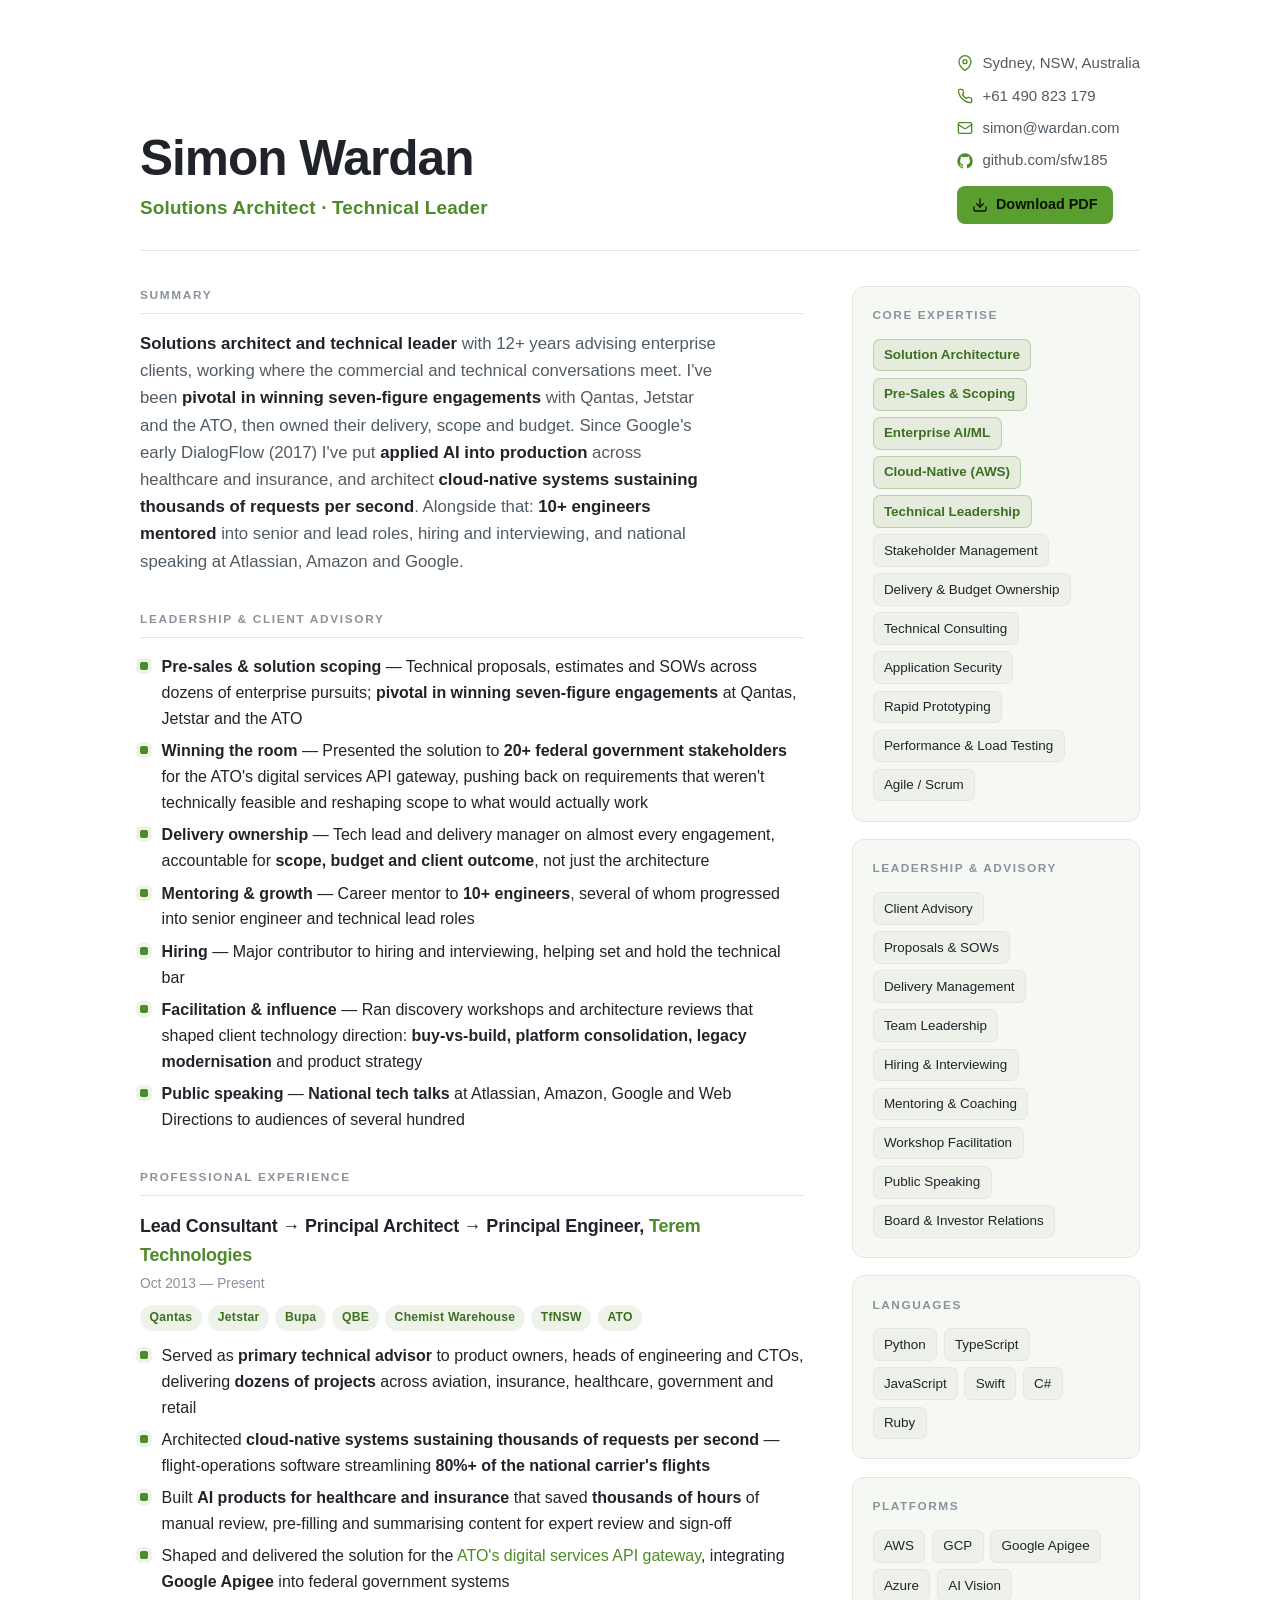
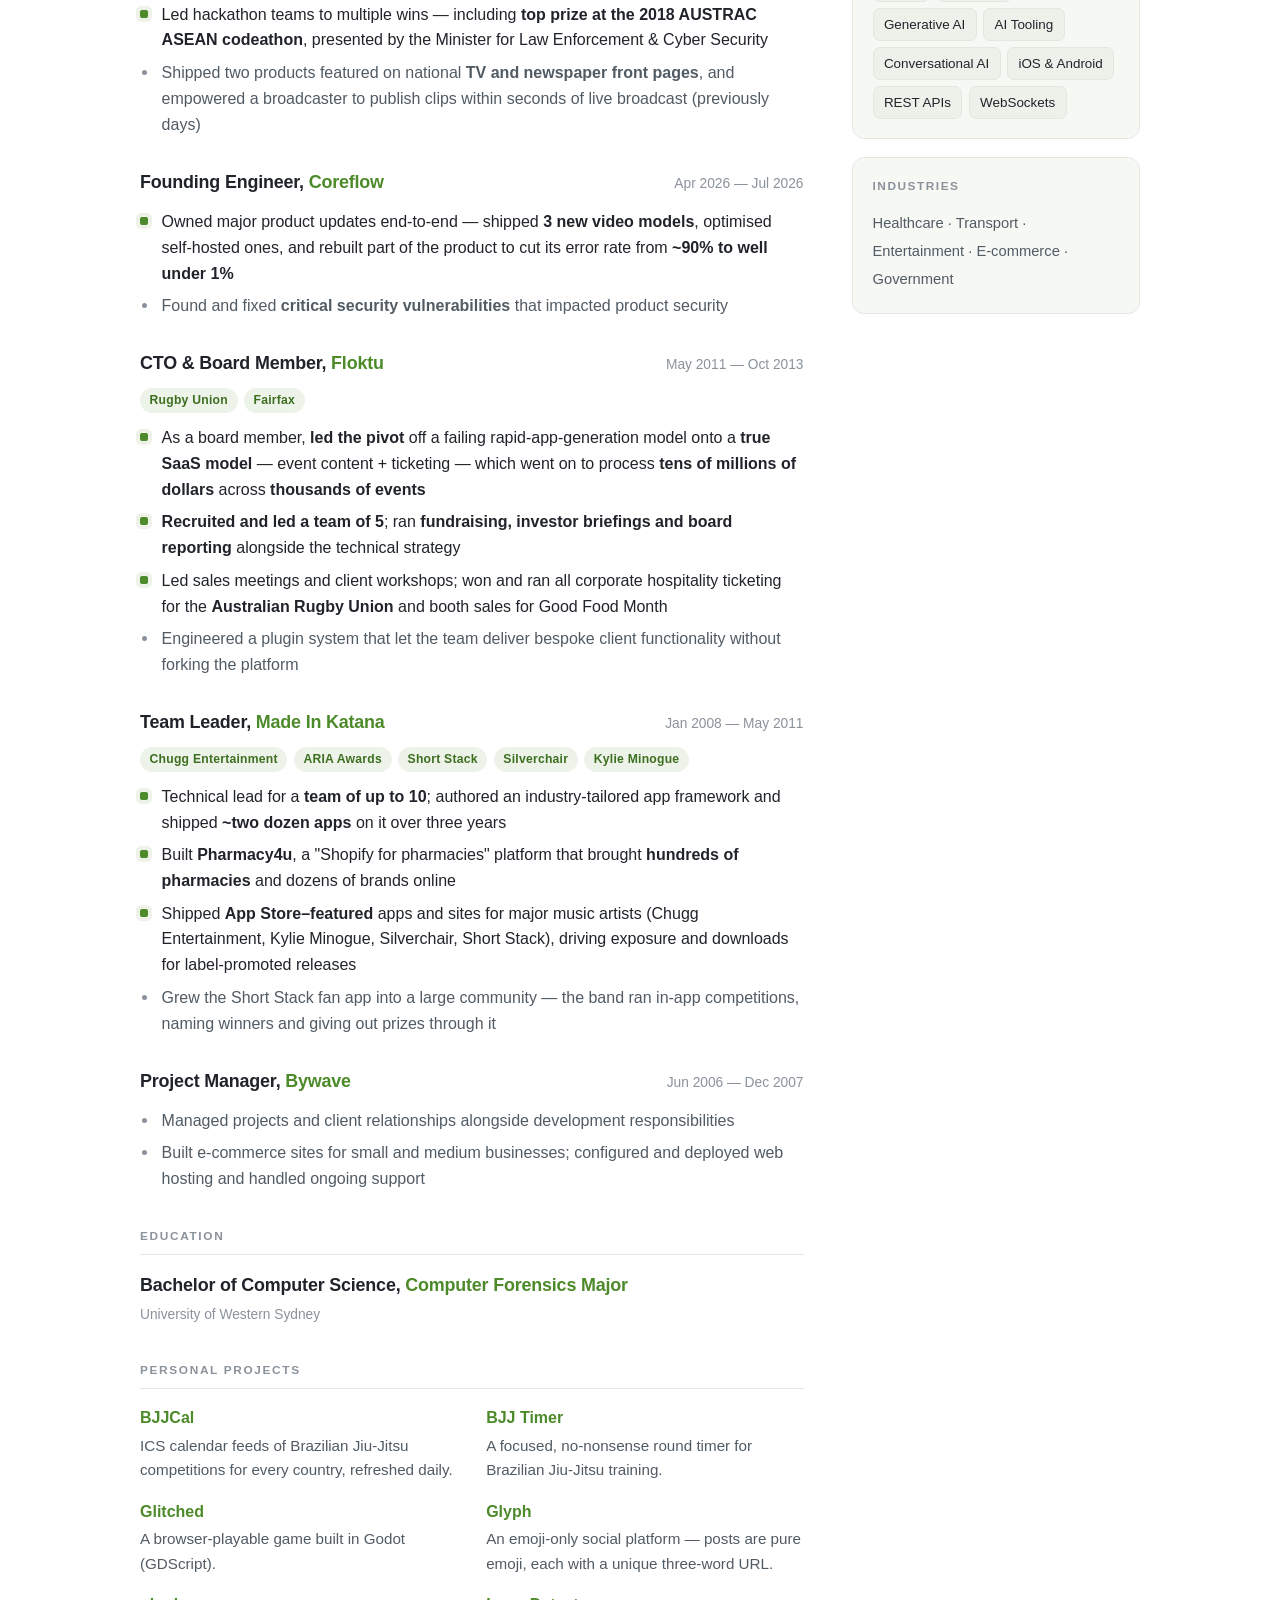
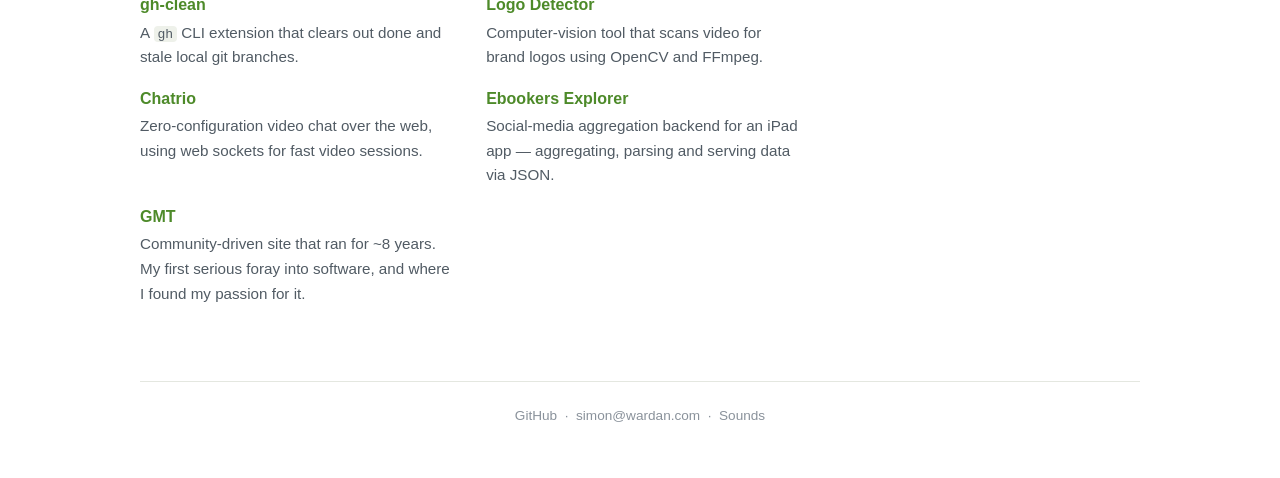
<file: index.html>
<!DOCTYPE html>
<html lang="en-au">
<head>
	<meta charset="utf-8">
	<meta name="viewport" content="width=device-width, initial-scale=1">
	<title>Simon Wardan — Solutions Architect &amp; Technical Leader</title>
	<meta name="description" content="Simon Wardan — Solutions architect and technical leader with 12+ years advising enterprise clients. Pre-sales and solution scoping, delivery ownership, and enterprise AI/ML and cloud-native architecture for clients including Qantas, Bupa and the ATO.">
	<link rel="stylesheet" href="styles.css">
</head>
<body>
	<div class="wrap">

		<header class="masthead">
			<div class="identity">
				<h1>Simon Wardan</h1>
				<p class="role">Solutions Architect &middot; Technical Leader</p>
			</div>
			<ul class="contact">
				<li>
					<svg viewBox="0 0 24 24" fill="none" stroke="currentColor" stroke-width="2" stroke-linecap="round" stroke-linejoin="round"><path d="M21 10c0 7-9 13-9 13s-9-6-9-13a9 9 0 0 1 18 0z"/><circle cx="12" cy="10" r="3"/></svg>
					<span>Sydney, NSW, Australia</span>
				</li>
				<li>
					<svg viewBox="0 0 24 24" fill="none" stroke="currentColor" stroke-width="2" stroke-linecap="round" stroke-linejoin="round"><path d="M22 16.92v3a2 2 0 0 1-2.18 2 19.79 19.79 0 0 1-8.63-3.07 19.5 19.5 0 0 1-6-6 19.79 19.79 0 0 1-3.07-8.67A2 2 0 0 1 4.11 2h3a2 2 0 0 1 2 1.72c.13.96.36 1.9.7 2.81a2 2 0 0 1-.45 2.11L8.09 9.91a16 16 0 0 0 6 6l1.27-1.27a2 2 0 0 1 2.11-.45c.9.34 1.85.57 2.81.7A2 2 0 0 1 22 16.92z"/></svg>
					<a href="tel:+61490823179">+61 490 823 179</a>
				</li>
				<li>
					<svg viewBox="0 0 24 24" fill="none" stroke="currentColor" stroke-width="2" stroke-linecap="round" stroke-linejoin="round"><rect x="2" y="4" width="20" height="16" rx="2"/><path d="m22 7-8.97 5.7a1.94 1.94 0 0 1-2.06 0L2 7"/></svg>
					<a href="mailto:simon@wardan.com">simon@wardan.com</a>
				</li>
				<li>
					<svg viewBox="0 0 24 24" fill="currentColor"><path d="M12 .5A11.5 11.5 0 0 0 .5 12a11.5 11.5 0 0 0 7.86 10.92c.58.1.79-.25.79-.56v-2c-3.2.7-3.88-1.37-3.88-1.37-.53-1.34-1.29-1.7-1.29-1.7-1.05-.72.08-.7.08-.7 1.16.08 1.77 1.2 1.77 1.2 1.03 1.77 2.7 1.26 3.36.96.1-.75.4-1.26.73-1.55-2.56-.29-5.25-1.28-5.25-5.7 0-1.26.45-2.29 1.19-3.1-.12-.29-.52-1.46.11-3.05 0 0 .97-.31 3.18 1.18a11 11 0 0 1 5.8 0c2.2-1.49 3.17-1.18 3.17-1.18.63 1.59.23 2.76.11 3.05.74.81 1.19 1.84 1.19 3.1 0 4.43-2.7 5.4-5.27 5.69.41.36.78 1.06.78 2.14v3.17c0 .31.21.67.8.56A11.5 11.5 0 0 0 23.5 12 11.5 11.5 0 0 0 12 .5z"/></svg>
					<a href="https://github.com/sfw185">github.com/sfw185</a>
				</li>
				<li class="dl-item">
					<a class="dl-btn" href="Simon-Wardan-Resume.pdf" download>
						<svg viewBox="0 0 24 24" fill="none" stroke="currentColor" stroke-width="2" stroke-linecap="round" stroke-linejoin="round"><path d="M21 15v4a2 2 0 0 1-2 2H5a2 2 0 0 1-2-2v-4"/><path d="M7 10l5 5 5-5"/><path d="M12 15V3"/></svg>
						Download PDF
					</a>
				</li>
			</ul>
		</header>

		<div class="layout">
			<main>
				<section>
					<p class="eyebrow">Summary</p>
					<p class="summary">
						<strong>Solutions architect and technical leader</strong> with 12+ years advising enterprise clients, working where the
						commercial and technical conversations meet. I've been <strong>pivotal in winning seven-figure engagements</strong> with
						Qantas, Jetstar and the ATO, then owned their delivery, scope and budget. Since Google's early DialogFlow (2017) I've put
						<strong>applied AI into production</strong> across healthcare and insurance, and architect <strong>cloud-native systems
						sustaining thousands of requests per second</strong>. Alongside that: <strong>10+ engineers mentored</strong> into senior
						and lead roles, hiring and interviewing, and national speaking at Atlassian, Amazon and Google.
					</p>
				</section>

				<section>
					<p class="eyebrow">Leadership &amp; Client Advisory</p>
					<ul class="bullets">
						<li class="win"><b>Pre-sales &amp; solution scoping</b> — Technical proposals, estimates and SOWs across dozens of enterprise pursuits; <b>pivotal in winning seven-figure engagements</b> at Qantas, Jetstar and the ATO</li>
						<li class="win"><b>Winning the room</b> — Presented the solution to <b>20+ federal government stakeholders</b> for the ATO's digital services API gateway, pushing back on requirements that weren't technically feasible and reshaping scope to what would actually work</li>
						<li class="win"><b>Delivery ownership</b> — Tech lead and delivery manager on almost every engagement, accountable for <b>scope, budget and client outcome</b>, not just the architecture</li>
						<li class="win"><b>Mentoring &amp; growth</b> — Career mentor to <b>10+ engineers</b>, several of whom progressed into senior engineer and technical lead roles</li>
						<li class="win"><b>Hiring</b> — Major contributor to hiring and interviewing, helping set and hold the technical bar</li>
						<li class="win"><b>Facilitation &amp; influence</b> — Ran discovery workshops and architecture reviews that shaped client technology direction: <b>buy-vs-build, platform consolidation, legacy modernisation</b> and product strategy</li>
						<li class="win"><b>Public speaking</b> — <b>National tech talks</b> at Atlassian, Amazon, Google and Web Directions to audiences of several hundred</li>
					</ul>
				</section>

				<section>
					<p class="eyebrow">Professional Experience</p>

					<div class="job">
						<div class="job-head">
							<p class="job-title">Lead Consultant &rarr; Principal Architect &rarr; Principal Engineer, <span class="co">Terem Technologies</span></p>
							<span class="job-dates">Oct 2013 — Present</span>
						</div>
						<div class="chips">
							<span class="chip">Qantas</span>
							<span class="chip">Jetstar</span>
							<span class="chip">Bupa</span>
							<span class="chip">QBE</span>
							<span class="chip">Chemist Warehouse</span>
							<span class="chip">TfNSW</span>
							<span class="chip">ATO</span>
						</div>
						<ul class="bullets">
							<li class="win">Served as <b>primary technical advisor</b> to product owners, heads of engineering and CTOs, delivering <b>dozens of projects</b> across aviation, insurance, healthcare, government and retail</li>
							<li class="win">Architected <b>cloud-native systems sustaining thousands of requests per second</b> — flight-operations software streamlining <b>80%+ of the national carrier's flights</b></li>
							<li class="win">Built <b>AI products for healthcare and insurance</b> that saved <b>thousands of hours</b> of manual review, pre-filling and summarising content for expert review and sign-off</li>
							<li class="win">Shaped and delivered the solution for the <a href="https://www.itnews.com.au/news/ato-to-integrate-new-digital-services-api-gateway-550332">ATO's digital services API gateway</a>, integrating <b>Google Apigee</b> into federal government systems</li>
							<li class="win">Led hackathon teams to multiple wins — including <b>top prize at the 2018 AUSTRAC ASEAN codeathon</b>, presented by the Minister for Law Enforcement &amp; Cyber Security</li>
							<li>Shipped two products featured on national <b>TV and newspaper front pages</b>, and empowered a broadcaster to publish clips within seconds of live broadcast (previously days)</li>
						</ul>
					</div>

					<div class="job">
						<div class="job-head">
							<p class="job-title">Founding Engineer, <span class="co">Coreflow</span></p>
							<span class="job-dates">Apr 2026 — Jul 2026</span>
						</div>
						<ul class="bullets">
							<li class="win">Owned major product updates end-to-end — shipped <b>3 new video models</b>, optimised self-hosted ones, and rebuilt part of the product to cut its error rate from <b>~90% to well under 1%</b></li>
							<li>Found and fixed <b>critical security vulnerabilities</b> that impacted product security</li>
						</ul>
					</div>

					<div class="job">
						<div class="job-head">
							<p class="job-title">CTO &amp; Board Member, <span class="co">Floktu</span></p>
							<span class="job-dates">May 2011 — Oct 2013</span>
						</div>
						<div class="chips">
							<span class="chip">Rugby Union</span>
							<span class="chip">Fairfax</span>
						</div>
						<ul class="bullets">
							<li class="win">As a board member, <b>led the pivot</b> off a failing rapid-app-generation model onto a <b>true SaaS model</b> — event content + ticketing — which went on to process <b>tens of millions of dollars</b> across <b>thousands of events</b></li>
							<li class="win"><b>Recruited and led a team of 5</b>; ran <b>fundraising, investor briefings and board reporting</b> alongside the technical strategy</li>
							<li class="win">Led sales meetings and client workshops; won and ran all corporate hospitality ticketing for the <b>Australian Rugby Union</b> and booth sales for Good Food Month</li>
							<li>Engineered a plugin system that let the team deliver bespoke client functionality without forking the platform</li>
						</ul>
					</div>

					<div class="job">
						<div class="job-head">
							<p class="job-title">Team Leader, <span class="co">Made In Katana</span></p>
							<span class="job-dates">Jan 2008 — May 2011</span>
						</div>
						<div class="chips">
							<span class="chip">Chugg Entertainment</span>
							<span class="chip">ARIA Awards</span>
							<span class="chip">Short Stack</span>
							<span class="chip">Silverchair</span>
							<span class="chip">Kylie Minogue</span>
						</div>
						<ul class="bullets">
							<li class="win">Technical lead for a <b>team of up to 10</b>; authored an industry-tailored app framework and shipped <b>~two dozen apps</b> on it over three years</li>
							<li class="win">Built <b>Pharmacy4u</b>, a "Shopify for pharmacies" platform that brought <b>hundreds of pharmacies</b> and dozens of brands online</li>
							<li class="win">Shipped <b>App Store–featured</b> apps and sites for major music artists (Chugg Entertainment, Kylie Minogue, Silverchair, Short Stack), driving exposure and downloads for label-promoted releases</li>
							<li>Grew the Short Stack fan app into a large community — the band ran in-app competitions, naming winners and giving out prizes through it</li>
						</ul>
					</div>

					<div class="job">
						<div class="job-head">
							<p class="job-title">Project Manager, <span class="co">Bywave</span></p>
							<span class="job-dates">Jun 2006 — Dec 2007</span>
						</div>
						<ul class="bullets">
							<li>Managed projects and client relationships alongside development responsibilities</li>
							<li>Built e-commerce sites for small and medium businesses; configured and deployed web hosting and handled ongoing support</li>
						</ul>
					</div>
				</section>

				<section>
					<p class="eyebrow">Education</p>
					<div class="job">
						<div class="job-head">
							<p class="job-title">Bachelor of Computer Science, <span class="co">Computer Forensics Major</span></p>
							<span class="job-dates">University of Western Sydney</span>
						</div>
					</div>
				</section>

				<section>
					<p class="eyebrow">Personal Projects</p>
					<div class="projects">
						<div class="project">
							<h3><a href="https://bjjcal.app/">BJJCal</a></h3>
							<p>ICS calendar feeds of Brazilian Jiu-Jitsu competitions for every country, refreshed daily.</p>
						</div>
						<div class="project">
							<h3><a href="https://bjj-timer.com/">BJJ Timer</a></h3>
							<p>A focused, no-nonsense round timer for Brazilian Jiu-Jitsu training.</p>
						</div>
						<div class="project">
							<h3><a href="https://playglitched.com/">Glitched</a></h3>
							<p>A browser-playable game built in Godot (GDScript).</p>
						</div>
						<div class="project">
							<h3><a href="https://github.com/sfw185/glyph">Glyph</a></h3>
							<p>An emoji-only social platform — posts are pure emoji, each with a unique three-word URL.</p>
						</div>
						<div class="project">
							<h3><a href="https://github.com/sfw185/gh-clean">gh-clean</a></h3>
							<p>A <code>gh</code> CLI extension that clears out done and stale local git branches.</p>
						</div>
						<div class="project">
							<h3><a href="https://github.com/sfw185/LogoDetector">Logo Detector</a></h3>
							<p>Computer-vision tool that scans video for brand logos using OpenCV and FFmpeg.</p>
						</div>
						<div class="project">
							<h3><span class="accent">Chatrio</span></h3>
							<p>Zero-configuration video chat over the web, using web sockets for fast video sessions.</p>
						</div>
						<div class="project">
							<h3><span class="accent">Ebookers Explorer</span></h3>
							<p>Social-media aggregation backend for an iPad app — aggregating, parsing and serving data via JSON.</p>
						</div>
						<div class="project">
							<h3><span class="accent">GMT</span></h3>
							<p>Community-driven site that ran for ~8 years. My first serious foray into software, and where I found my passion for it.</p>
						</div>
					</div>
				</section>
			</main>

			<aside class="aside">
				<div class="card">
					<h2>Core Expertise</h2>
					<div class="skill-list">
						<span class="skill lead">Solution Architecture</span>
						<span class="skill lead">Pre-Sales &amp; Scoping</span>
						<span class="skill lead">Enterprise AI/ML</span>
						<span class="skill lead">Cloud-Native (AWS)</span>
						<span class="skill lead">Technical Leadership</span>
						<span class="skill">Stakeholder Management</span>
						<span class="skill">Delivery &amp; Budget Ownership</span>
						<span class="skill">Technical Consulting</span>
						<span class="skill">Application Security</span>
						<span class="skill">Rapid Prototyping</span>
						<span class="skill">Performance &amp; Load Testing</span>
						<span class="skill">Agile / Scrum</span>
					</div>
				</div>

				<div class="card">
					<h2>Leadership &amp; Advisory</h2>
					<div class="skill-list">
						<span class="skill">Client Advisory</span>
						<span class="skill">Proposals &amp; SOWs</span>
						<span class="skill">Delivery Management</span>
						<span class="skill">Team Leadership</span>
						<span class="skill">Hiring &amp; Interviewing</span>
						<span class="skill">Mentoring &amp; Coaching</span>
						<span class="skill">Workshop Facilitation</span>
						<span class="skill">Public Speaking</span>
						<span class="skill">Board &amp; Investor Relations</span>
					</div>
				</div>

				<div class="card">
					<h2>Languages</h2>
					<div class="skill-list">
						<span class="skill">Python</span>
						<span class="skill">TypeScript</span>
						<span class="skill">JavaScript</span>
						<span class="skill">Swift</span>
						<span class="skill">C#</span>
						<span class="skill">Ruby</span>
					</div>
				</div>

				<div class="card">
					<h2>Platforms</h2>
					<div class="skill-list">
						<span class="skill">AWS</span>
						<span class="skill">GCP</span>
						<span class="skill">Google Apigee</span>
						<span class="skill">Azure</span>
						<span class="skill">AI Vision</span>
						<span class="skill">Generative AI</span>
						<span class="skill">AI Tooling</span>
						<span class="skill">Conversational AI</span>
						<span class="skill">iOS &amp; Android</span>
						<span class="skill">REST APIs</span>
						<span class="skill">WebSockets</span>
					</div>
				</div>

				<div class="card">
					<h2>Industries</h2>
					<p class="inline-list">Healthcare &middot; Transport &middot; Entertainment &middot; E-commerce &middot; Government</p>
				</div>
			</aside>
		</div>

		<footer class="foot">
			<a href="https://github.com/sfw185">GitHub</a> &nbsp;&middot;&nbsp;
			<a href="mailto:simon@wardan.com">simon@wardan.com</a> &nbsp;&middot;&nbsp;
			<a href="sounds">Sounds</a>
		</footer>

	</div>
</body>
</html>
</file>
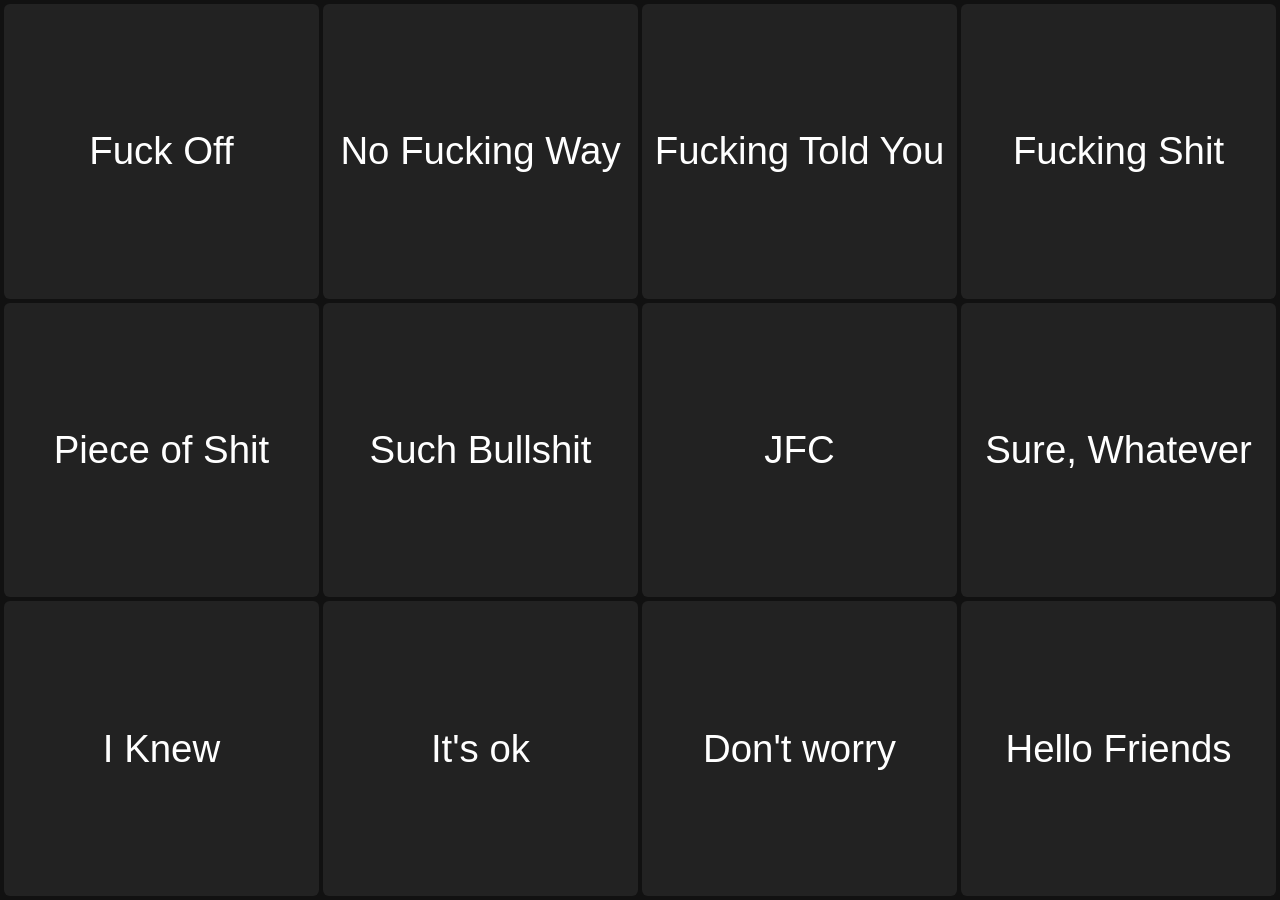
<file: sounds/index.html>
<!DOCTYPE html>
<html lang="en">
<head>
	<meta charset="utf-8">
	<meta name="viewport" content="width=device-width, initial-scale=1.0">
	<title>Soundboard</title>
	<style>
		* { margin: 0; padding: 0; box-sizing: border-box; }
		body { background: #111; height: 100vh; display: grid; grid-template-columns: repeat(4, 1fr); grid-template-rows: repeat(3, 1fr); gap: 4px; padding: 4px; }
		button { border: none; border-radius: 6px; background: #222; color: #fff; font-size: clamp(14px, 3vw, 48px); font-family: Helvetica, Arial, sans-serif; cursor: pointer; transition: background 0.1s; }
		button:active { background: #6CA23D; }
	</style>
</head>
<body>
<script>
var sounds = [
	'Fuck Off', 'No Fucking Way', 'Fucking Told You', 'Fucking Shit',
	'Piece of Shit', 'Such Bullshit', 'JFC', 'Sure, Whatever',
	'I Knew', 'It\'s ok', 'Don\'t worry', 'Hello Friends'
];

function toFile(name) {
	return "clips/" + name.toLowerCase().replace(/[^a-z ]/g, "").trim().replace(/ +/g, "-") + ".mp3";
}

sounds.forEach(function(s) {
	var btn = document.createElement("button");
	btn.textContent = s;
	btn.onclick = function() { var a = new Audio(toFile(s)); a.volume = 1.0; a.play().catch(function(e) { alert(e); }); };
	document.body.appendChild(btn);
});
</script>
</body>
</html>
</file>
<file: styles.css>
:root {
	--bg: #ffffff;
	--surface: #f6f8f3;
	--surface-2: #eef1ea;
	--text: #20242a;
	--text-soft: #515b64;
	--text-faint: #8a929b;
	--border: #e4e7e0;
	--accent: #4d8a29;
	--accent-strong: #3d6f20;
	--accent-soft: rgba(77, 138, 41, 0.10);
	--accent-line: rgba(77, 138, 41, 0.28);
	--radius: 12px;
	--maxw: 1080px;
}
@media (prefers-color-scheme: dark) {
	:root {
		--bg: #12151a;
		--surface: #1a1e24;
		--surface-2: #21262e;
		--text: #e7eaec;
		--text-soft: #a6afb8;
		--text-faint: #6d7680;
		--border: #2a2f37;
		--accent: #86c34e;
		--accent-strong: #9fd766;
		--accent-soft: rgba(134, 195, 78, 0.13);
		--accent-line: rgba(134, 195, 78, 0.32);
	}
}

* { box-sizing: border-box; }
html { -webkit-text-size-adjust: 100%; }
body {
	font-family: -apple-system, BlinkMacSystemFont, "Segoe UI", Roboto, Helvetica, Arial, sans-serif;
	color: var(--text);
	background: var(--bg);
	margin: 0;
	line-height: 1.62;
	font-size: 16px;
	-webkit-font-smoothing: antialiased;
}
.wrap { max-width: var(--maxw); margin: 0 auto; padding: clamp(1.5rem, 4vw, 3.5rem) clamp(1.1rem, 4vw, 2.5rem); }

a { color: var(--accent); text-decoration: none; }
a:hover { text-decoration: underline; }

/* ---------- Masthead ---------- */
.masthead {
	display: flex;
	flex-wrap: wrap;
	gap: 1.5rem 2rem;
	align-items: flex-end;
	justify-content: space-between;
	padding-bottom: 1.6rem;
	border-bottom: 1px solid var(--border);
}
h1 {
	font-size: clamp(2.1rem, 6vw, 3.1rem);
	line-height: 1.04;
	letter-spacing: -0.02em;
	margin: 0;
	font-weight: 700;
}
.role {
	margin: 0.55rem 0 0;
	font-size: clamp(1rem, 2.6vw, 1.18rem);
	color: var(--accent);
	font-weight: 600;
	letter-spacing: 0.01em;
}
.contact {
	list-style: none;
	margin: 0;
	padding: 0;
	display: flex;
	flex-direction: column;
	gap: 0.5rem;
	font-size: 0.94rem;
}
.contact li { display: flex; align-items: center; gap: 0.6rem; color: var(--text-soft); }
.contact a { color: var(--text-soft); }
.contact a:hover { color: var(--accent); }
.contact svg { width: 16px; height: 16px; flex: none; color: var(--accent); }
.dl-item { margin-top: 0.35rem; }
.contact .dl-btn {
	display: inline-flex; align-items: center; gap: 0.5rem;
	background: #5a9e2f; color: #0d1207; font-weight: 700; font-size: 0.9rem;
	padding: 0.45rem 0.95rem; border-radius: 8px; text-decoration: none;
	transition: background 0.15s ease;
}
.contact .dl-btn:hover { background: #67b338; color: #0d1207; text-decoration: none; }
.contact .dl-btn svg { width: 16px; height: 16px; flex: none; color: currentColor; }
@media (prefers-color-scheme: dark) {
	.contact .dl-btn { background: #86c34e; color: #0d1207; }
	.contact .dl-btn:hover { background: #97d15f; color: #0d1207; }
}

/* ---------- Layout ---------- */
.layout {
	display: grid;
	grid-template-columns: 1fr;
	gap: 2.4rem;
	margin-top: 2.2rem;
}
@media (min-width: 880px) {
	.layout { grid-template-columns: minmax(0, 2.3fr) minmax(230px, 1fr); gap: 3rem; }
	.aside { align-self: start; position: sticky; top: 2rem; }
}

section { margin: 0 0 2.2rem; }
.eyebrow {
	font-size: 0.74rem;
	font-weight: 700;
	letter-spacing: 0.14em;
	text-transform: uppercase;
	color: var(--text-faint);
	margin: 0 0 1rem;
	padding-bottom: 0.5rem;
	border-bottom: 1px solid var(--border);
}

/* ---------- Summary ---------- */
.summary { font-size: 1.05rem; color: var(--text-soft); margin: 0 0 1rem; max-width: 62ch; }
.summary strong { color: var(--text); font-weight: 600; }

/* ---------- Experience ---------- */
.job { margin-bottom: 1.9rem; }
.job:last-child { margin-bottom: 0; }
.job-head { display: flex; flex-wrap: wrap; align-items: baseline; justify-content: space-between; gap: 0.2rem 1rem; }
.job-title { font-size: 1.12rem; font-weight: 700; margin: 0; letter-spacing: -0.01em; }
.job-title .co { color: var(--accent); }
.job-dates { font-size: 0.86rem; color: var(--text-faint); white-space: nowrap; font-variant-numeric: tabular-nums; }
.chips { display: flex; flex-wrap: wrap; gap: 0.4rem; margin: 0.6rem 0 0.2rem; }
.chip {
	font-size: 0.76rem; font-weight: 600; letter-spacing: 0.02em;
	color: var(--accent-strong); background: var(--accent-soft);
	padding: 0.18rem 0.6rem; border-radius: 999px;
}
@media (prefers-color-scheme: dark) { .chip { color: var(--accent-strong); } }

ul.bullets { list-style: none; margin: 0.75rem 0 0; padding: 0; }
ul.bullets li { position: relative; padding-left: 1.35rem; margin: 0.4rem 0; color: var(--text-soft); }
ul.bullets li::before {
	content: ""; position: absolute; left: 0.15rem; top: 0.62em;
	width: 5px; height: 5px; border-radius: 50%;
	background: var(--text-faint);
}
ul.bullets li.win { color: var(--text); font-weight: 500; }
ul.bullets li.win::before {
	content: ""; left: 0; top: 0.5em;
	width: 8px; height: 8px; border-radius: 2px;
	background: var(--accent);
	box-shadow: 0 0 0 4px var(--accent-soft);
}
ul.bullets li.win b { color: var(--text); font-weight: 700; }

/* ---------- Projects ---------- */
.projects { display: grid; gap: 1rem 1.8rem; }
@media (min-width: 620px) { .projects { grid-template-columns: 1fr 1fr; } }
.project { padding: 0; }
.project h3 { margin: 0 0 0.15rem; font-size: 1rem; }
.project h3 .accent, .project h3 a { color: var(--accent); text-decoration: none; }
.project h3 a:hover { text-decoration: underline; }
.project p { margin: 0; color: var(--text-soft); font-size: 0.95rem; }
.project code { font-family: ui-monospace, SFMono-Regular, Menlo, monospace; font-size: 0.86em; background: var(--surface-2); padding: 0.05em 0.3em; border-radius: 4px; }

/* ---------- Aside / Skills ---------- */
.card {
	background: var(--surface);
	border: 1px solid var(--border);
	border-radius: var(--radius);
	padding: 1.2rem 1.25rem;
	margin-bottom: 1.1rem;
}
.card h2 {
	font-size: 0.74rem; font-weight: 700; letter-spacing: 0.13em; text-transform: uppercase;
	color: var(--text-faint); margin: 0 0 0.85rem;
}
.skill-list { display: flex; flex-wrap: wrap; gap: 0.4rem; }
.skill {
	font-size: 0.84rem; font-weight: 500;
	background: var(--surface-2); color: var(--text);
	padding: 0.28rem 0.65rem; border-radius: 7px;
	border: 1px solid var(--border);
}
.skill.lead { background: var(--accent-soft); border-color: var(--accent-line); color: var(--accent-strong); font-weight: 600; }
.inline-list { margin: 0; color: var(--text-soft); font-size: 0.92rem; line-height: 1.9; }

/* ---------- Footer ---------- */
.foot { margin-top: 2.5rem; padding-top: 1.4rem; border-top: 1px solid var(--border); font-size: 0.85rem; color: var(--text-faint); text-align: center; }
.foot a { color: var(--text-faint); }
.foot a:hover { color: var(--accent); }

/* ---------- Cover letter ---------- */
.letter { max-width: 68ch; margin-top: 2.4rem; }
.letter .meta { font-size: 0.94rem; color: var(--text-faint); margin: 0 0 1.8rem; }
.letter .addressee { margin: 0 0 1.6rem; color: var(--text-soft); }
.letter .addressee strong { color: var(--text); font-weight: 600; }
.letter .re { font-weight: 600; color: var(--text); margin: 0 0 1.6rem; }
.letter p { margin: 0 0 1.05rem; color: var(--text-soft); }
.letter p strong { color: var(--text); font-weight: 600; }
.letter .sign-off { margin-top: 1.8rem; }
.letter .sign-off .name { color: var(--text); font-weight: 600; margin: 0.3rem 0 0; }

/* Selection-criteria responses (reuses the .letter container) */
.letter .crit { margin: 1.9rem 0 0.6rem; font-size: 1rem; font-weight: 700; color: var(--text); letter-spacing: -0.01em; }
.letter .crit:first-of-type { margin-top: 0; }
.letter .crit .num { color: var(--accent); margin-right: 0.45rem; }
.letter .crit .cue { display: block; font-size: 0.8rem; font-weight: 500; color: var(--text-faint); letter-spacing: 0; margin-top: 0.15rem; }
.letter .todo { border: 1px dashed var(--accent-line); background: var(--accent-soft); border-radius: 6px; padding: 0.7rem 0.85rem; color: var(--accent-strong); }

/* ---------- Print ---------- */
@page { size: A4; margin: 12mm; }
@media print {
	:root {
		--bg: #fff; --surface: #fff; --surface-2: #fff;
		--text: #000; --text-soft: #222; --text-faint: #555;
		--border: #ccc; --accent: #2f6317; --accent-strong: #2f6317;
		--accent-soft: #eef3e8; --accent-line: #cdd9c0;
	}
	body { font-size: 10.5pt; line-height: 1.4; }
	.wrap { max-width: none; padding: 0; }
	.layout { grid-template-columns: minmax(0, 2.3fr) minmax(200px, 1fr); gap: 1.4rem; margin-top: 1.2rem; }
	.aside { position: static; }
	.card { border: 1px solid #ddd; padding: 0.7rem 0.8rem; break-inside: avoid; }
	.job, .project { break-inside: avoid; }
	.eyebrow, .card h2 { break-after: avoid; }
	.eyebrow + .job { break-before: avoid; }
	.contact .dl-item, .foot { display: none; }
	ul.bullets li.win::before { box-shadow: none; }
	.letter { max-width: none; margin-top: 1.6rem; }
	.letter p { margin: 0 0 0.8rem; }
	.letter .meta, .letter .addressee, .letter .re { margin-bottom: 1.1rem; }
	.letter .crit { margin: 1.25rem 0 0.45rem; break-after: avoid; }
	.letter .todo { break-inside: avoid; }
	a { color: #000; }
}

/* Letter/criteria documents: tighter letterhead so a one-page letter stays one page. */
@media print {
	.letter-doc h1 { font-size: 1.95rem; }
	.letter-doc .masthead { padding-bottom: 0.9rem; }
	.letter-doc .contact { font-size: 0.85rem; gap: 0.28rem; }
	.letter-doc .letter { margin-top: 1.1rem; }
	.letter-doc .letter p { margin-bottom: 0.72rem; }
	.letter-doc .sign-off { margin-top: 1rem; break-inside: avoid; }
}
</file>
